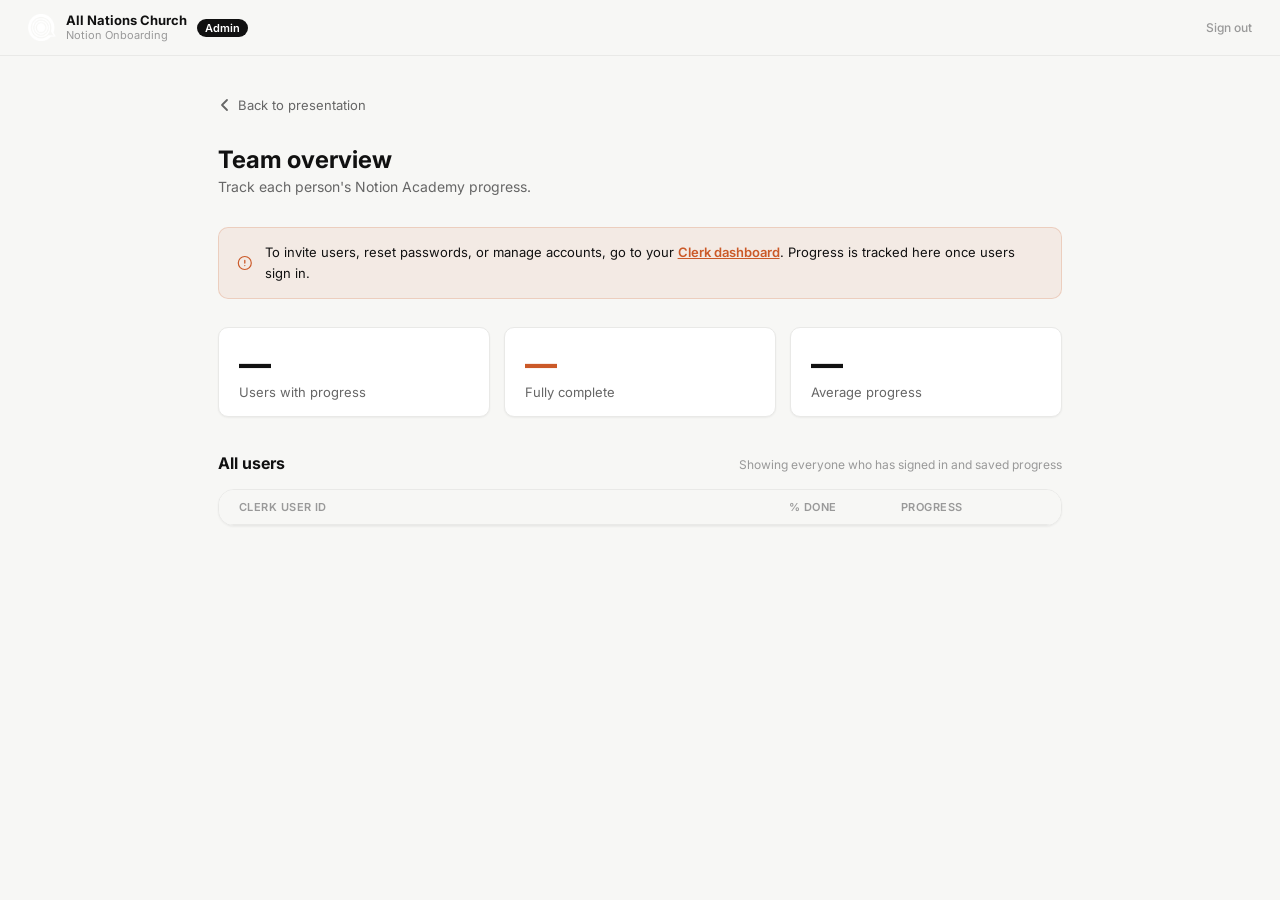
<file: admin.html>
<!DOCTYPE html>
<html lang="en">
<head>
  <meta charset="UTF-8">
  <meta name="viewport" content="width=device-width, initial-scale=1.0">
  <title>Admin — All Nations Notion Onboarding</title>
  <link rel="preconnect" href="https://fonts.googleapis.com">
  <link rel="preconnect" href="https://fonts.gstatic.com" crossorigin>
  <link rel="stylesheet" href="https://fonts.googleapis.com/css2?family=Inter:wght@300;400;500;600;700;800&display=swap">
  <script
    async
    crossorigin="anonymous"
    data-clerk-publishable-key="pk_live_Y2xlcmsubm90aW9ub25ib2FyZGluZy5jYyQ"
    src="https://clerk.notiononboarding.cc/npm/@clerk/clerk-js@5/dist/clerk.browser.js"
    type="text/javascript"
  ></script>
  <style>
    :root {
      --bg:            #F7F7F5;
      --surface:       #FFFFFF;
      --border:        #E9E9E7;
      --border-dark:   #D5D5D3;
      --text-primary:  #111111;
      --text-secondary:#666666;
      --text-muted:    #999999;
      --accent:        #CB5928;
      --accent-hover:  #B34E22;
      --accent-soft:   rgba(203, 89, 40, 0.08);
      --shadow-xs:     0 1px 2px rgba(0,0,0,0.05);
      --shadow-sm:     0 1px 4px rgba(0,0,0,0.07), 0 1px 2px rgba(0,0,0,0.04);
      --radius-sm:     6px;
      --radius-md:     10px;
      --radius-lg:     16px;
      --t-fast:        0.15s cubic-bezier(0.4, 0, 0.2, 1);
    }
    *, *::before, *::after { margin: 0; padding: 0; box-sizing: border-box; }
    html { font-size: 16px; }
    body {
      font-family: 'Inter', system-ui, sans-serif;
      background: var(--bg);
      color: var(--text-primary);
      min-height: 100vh;
      -webkit-font-smoothing: antialiased;
    }

    /* ── Top bar ── */
    .top-bar {
      position: sticky; top: 0; z-index: 100;
      height: 56px;
      display: flex; align-items: center; justify-content: space-between;
      padding: 0 28px;
      background: rgba(247,247,245,0.98);
      border-bottom: 1px solid var(--border);
      backdrop-filter: blur(8px);
    }
    .top-bar-left { display: flex; align-items: center; gap: 10px; }
    .logo-img { width: 28px; height: 28px; border-radius: 5px; object-fit: contain; }
    .brand-label { display: flex; flex-direction: column; line-height: 1.2; }
    .brand-name  { font-size: 13px; font-weight: 700; }
    .brand-sub   { font-size: 11px; color: var(--text-muted); }
    .admin-badge {
      font-size: 11px; font-weight: 600;
      background: var(--text-primary); color: #fff;
      padding: 2px 8px; border-radius: 99px;
    }
    .top-bar-right { display: flex; align-items: center; gap: 16px; }
    .btn-logout {
      font-size: 12px; font-weight: 500;
      color: var(--text-muted); background: none; border: none;
      cursor: pointer; font-family: inherit;
      transition: color var(--t-fast);
    }
    .btn-logout:hover { color: var(--text-primary); }

    /* ── Page ── */
    .page { max-width: 900px; margin: 0 auto; padding: 40px 28px 80px; }
    .page-title { font-size: 24px; font-weight: 700; margin-bottom: 4px; }
    .page-sub   { font-size: 14px; color: var(--text-secondary); margin-bottom: 32px; }

    /* ── Clerk notice ── */
    .clerk-notice {
      background: var(--accent-soft);
      border: 1px solid rgba(203,89,40,0.2);
      border-radius: var(--radius-md);
      padding: 14px 18px;
      font-size: 13px;
      line-height: 1.6;
      margin-bottom: 28px;
      display: flex;
      align-items: center;
      gap: 12px;
    }
    .clerk-notice a {
      color: var(--accent);
      font-weight: 600;
      text-decoration: underline;
    }

    /* ── Summary cards ── */
    .summary-grid {
      display: grid;
      grid-template-columns: repeat(3, 1fr);
      gap: 14px;
      margin-bottom: 36px;
    }
    .stat-card {
      background: var(--surface);
      border: 1px solid var(--border);
      border-radius: var(--radius-md);
      padding: 20px 20px 16px;
      box-shadow: var(--shadow-xs);
    }
    .stat-num   { font-size: 32px; font-weight: 800; line-height: 1; margin-bottom: 4px; }
    .stat-num.accent { color: var(--accent); }
    .stat-label { font-size: 13px; color: var(--text-secondary); }

    /* ── Section header ── */
    .section-header {
      display: flex; align-items: baseline; justify-content: space-between;
      margin-bottom: 16px;
    }
    .section-title { font-size: 16px; font-weight: 700; }
    .section-hint  { font-size: 12px; color: var(--text-muted); }

    /* ── User table ── */
    .user-table {
      background: var(--surface);
      border: 1px solid var(--border);
      border-radius: var(--radius-lg);
      overflow: hidden;
      box-shadow: var(--shadow-xs);
      margin-bottom: 40px;
    }
    .user-row {
      display: grid;
      grid-template-columns: 1fr 100px 140px;
      align-items: center;
      gap: 12px;
      padding: 14px 20px;
      border-bottom: 1px solid var(--border);
      transition: background var(--t-fast);
    }
    .user-row:last-child { border-bottom: none; }
    .user-row.header-row {
      background: var(--bg);
      padding: 10px 20px;
      font-size: 11px;
      font-weight: 600;
      color: var(--text-muted);
      text-transform: uppercase;
      letter-spacing: 0.04em;
    }
    .user-row:not(.header-row):hover { background: #fafafa; }

    .user-id {
      font-size: 12px;
      font-family: monospace;
      color: var(--text-secondary);
      overflow: hidden;
      text-overflow: ellipsis;
      white-space: nowrap;
    }

    /* Progress mini bar */
    .mini-progress { display: flex; flex-direction: column; gap: 4px; }
    .mini-bar-track { height: 6px; background: var(--border); border-radius: 3px; overflow: hidden; }
    .mini-bar-fill  { height: 100%; border-radius: 3px; background: var(--accent); transition: width 0.4s; }
    .mini-pct { font-size: 11px; font-weight: 600; color: var(--text-secondary); }

    /* ── Empty state ── */
    .empty-state {
      padding: 48px 20px;
      text-align: center;
      color: var(--text-muted);
      font-size: 13px;
    }

    /* ── Return link ── */
    .return-link {
      display: inline-flex; align-items: center; gap: 6px;
      font-size: 13px; color: var(--text-secondary);
      text-decoration: none;
      transition: color var(--t-fast);
      margin-bottom: 32px;
    }
    .return-link:hover { color: var(--text-primary); }

    @media (max-width: 700px) {
      .summary-grid { grid-template-columns: 1fr 1fr; }
      .user-row { grid-template-columns: 1fr 120px; }
      .user-row .user-id { display: none; }
      .user-row.header-row { display: none; }
    }
  </style>
</head>
<body>

<!-- ── Top Bar ── -->
<header class="top-bar">
  <div class="top-bar-left">
    <img src="anlogo.png" class="logo-img" alt="All Nations">
    <div class="brand-label">
      <span class="brand-name">All Nations Church</span>
      <span class="brand-sub">Notion Onboarding</span>
    </div>
    <span class="admin-badge">Admin</span>
  </div>
  <div class="top-bar-right">
    <button class="btn-logout" id="logoutBtn">Sign out</button>
  </div>
</header>

<!-- ── Page ── -->
<main class="page">

  <a href="index.html" class="return-link">
    <svg width="14" height="14" viewBox="0 0 14 14" fill="none"><path d="M9 2L4 7l5 5" stroke="currentColor" stroke-width="1.8" stroke-linecap="round" stroke-linejoin="round"/></svg>
    Back to presentation
  </a>

  <div class="page-title">Team overview</div>
  <div class="page-sub">Track each person's Notion Academy progress.</div>

  <!-- Clerk notice -->
  <div class="clerk-notice">
    <svg width="16" height="16" viewBox="0 0 24 24" fill="none" flex-shrink="0"><circle cx="12" cy="12" r="10" stroke="#CB5928" stroke-width="1.8"/><path d="M12 8v4m0 4h.01" stroke="#CB5928" stroke-width="2" stroke-linecap="round"/></svg>
    <span>To invite users, reset passwords, or manage accounts, go to your <a href="https://dashboard.clerk.com" target="_blank" rel="noopener">Clerk dashboard</a>. Progress is tracked here once users sign in.</span>
  </div>

  <!-- Summary cards -->
  <div class="summary-grid">
    <div class="stat-card">
      <div class="stat-num" id="statTotal">—</div>
      <div class="stat-label">Users with progress</div>
    </div>
    <div class="stat-card">
      <div class="stat-num accent" id="statComplete">—</div>
      <div class="stat-label">Fully complete</div>
    </div>
    <div class="stat-card">
      <div class="stat-num" id="statAvgPct">—</div>
      <div class="stat-label">Average progress</div>
    </div>
  </div>

  <!-- Progress table -->
  <div class="section-header">
    <span class="section-title">All users</span>
    <span class="section-hint">Showing everyone who has signed in and saved progress</span>
  </div>

  <div class="user-table">
    <div class="user-row header-row">
      <div>Clerk user ID</div>
      <div>% done</div>
      <div>Progress</div>
    </div>
    <div id="userRows"></div>
  </div>

</main>

<script src="auth.js"></script>
<script>
window.addEventListener('load', async function () {
  // ── Clerk init + auth guard ────────────────────────
  await Clerk.load();
  window.clerk = Clerk;
  const clerk = Clerk;

  if (!clerk.user) { window.location.href = 'login.html'; return; }
  if (clerk.user.publicMetadata?.role !== 'admin') { window.location.href = 'dashboard.html'; return; }

  document.getElementById('logoutBtn').addEventListener('click', async () => {
    await clerk.signOut();
    window.location.href = 'login.html';
  });

  // ── Load and render ────────────────────────────────
  const users = await getAdminUsers();
  const rowsEl = document.getElementById('userRows');

  if (users.length === 0) {
    rowsEl.innerHTML = '<div class="empty-state">No progress recorded yet. Users will appear here once they sign in and start the checklist.</div>';
    document.getElementById('statTotal').textContent    = '0';
    document.getElementById('statComplete').textContent = '0';
    document.getElementById('statAvgPct').textContent   = '—';
    return;
  }

  let completeCount = 0;
  let pctSum = 0;

  for (const u of users) {
    if (u.pct === 100) completeCount++;
    pctSum += u.pct;

    const row = document.createElement('div');
    row.className = 'user-row';
    row.innerHTML = `
      <div class="user-id" title="${u.userId}">${u.userId}</div>
      <div style="font-size:13px;font-weight:700;color:${u.pct === 100 ? '#15803d' : 'var(--text-primary)'}">
        ${u.pct}%
      </div>
      <div class="mini-progress">
        <div class="mini-bar-track">
          <div class="mini-bar-fill" style="width:${u.pct}%"></div>
        </div>
        <span class="mini-pct">${u.done} / ${u.total} completed</span>
      </div>
    `;
    rowsEl.appendChild(row);
  }

  document.getElementById('statTotal').textContent    = users.length;
  document.getElementById('statComplete').textContent = completeCount;
  document.getElementById('statAvgPct').textContent   =
    Math.round(pctSum / users.length) + '%';

});
</script>
</body>
</html>
</file>
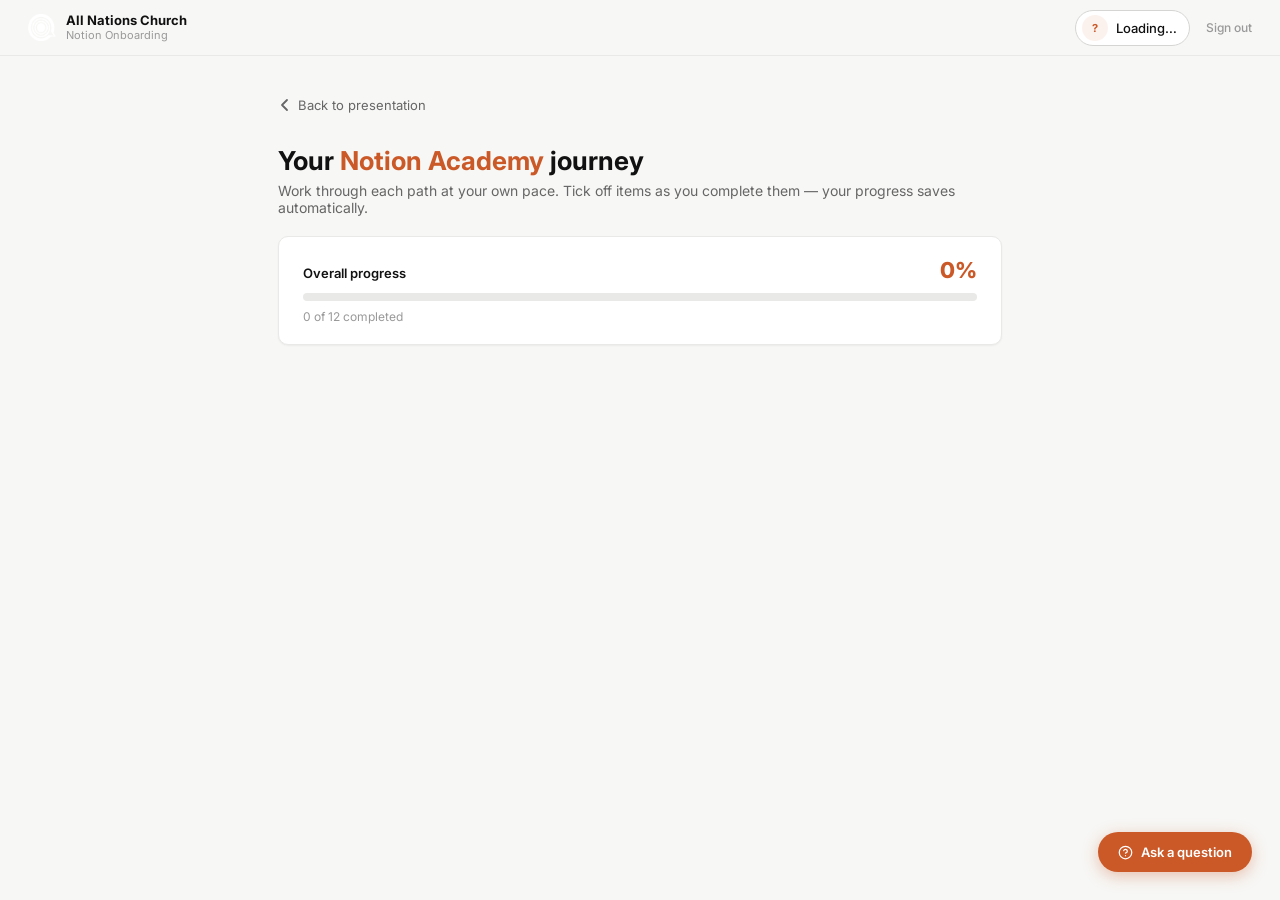
<file: dashboard.html>
<!DOCTYPE html>
<html lang="en">
<head>
  <meta charset="UTF-8">
  <meta name="viewport" content="width=device-width, initial-scale=1.0">
  <title>My Onboarding — All Nations Notion</title>
  <link rel="preconnect" href="https://fonts.googleapis.com">
  <link rel="preconnect" href="https://fonts.gstatic.com" crossorigin>
  <link rel="stylesheet" href="https://fonts.googleapis.com/css2?family=Inter:wght@300;400;500;600;700;800&display=swap">
  <script
    async
    crossorigin="anonymous"
    data-clerk-publishable-key="pk_live_Y2xlcmsubm90aW9ub25ib2FyZGluZy5jYyQ"
    src="https://clerk.notiononboarding.cc/npm/@clerk/clerk-js@5/dist/clerk.browser.js"
    type="text/javascript"
  ></script>
  <style>
    :root {
      --bg:            #F7F7F5;
      --surface:       #FFFFFF;
      --border:        #E9E9E7;
      --border-dark:   #D5D5D3;
      --text-primary:  #111111;
      --text-secondary:#666666;
      --text-muted:    #999999;
      --accent:        #CB5928;
      --accent-hover:  #B34E22;
      --accent-soft:   rgba(203, 89, 40, 0.08);
      --shadow-xs:     0 1px 2px rgba(0,0,0,0.05);
      --shadow-sm:     0 1px 4px rgba(0,0,0,0.07), 0 1px 2px rgba(0,0,0,0.04);
      --shadow-md:     0 4px 16px rgba(0,0,0,0.08), 0 1px 4px rgba(0,0,0,0.04);
      --radius-sm:     6px;
      --radius-md:     10px;
      --radius-lg:     16px;
      --t-fast:        0.15s cubic-bezier(0.4, 0, 0.2, 1);
      --t-base:        0.3s  cubic-bezier(0.4, 0, 0.2, 1);
    }
    *, *::before, *::after { margin: 0; padding: 0; box-sizing: border-box; }
    html { font-size: 16px; }
    body {
      font-family: 'Inter', system-ui, sans-serif;
      background: var(--bg);
      color: var(--text-primary);
      min-height: 100vh;
      -webkit-font-smoothing: antialiased;
    }

    /* ── Top bar ── */
    .top-bar {
      position: sticky;
      top: 0;
      z-index: 100;
      height: 56px;
      display: flex;
      align-items: center;
      justify-content: space-between;
      padding: 0 28px;
      background: rgba(247, 247, 245, 0.98);
      border-bottom: 1px solid var(--border);
      backdrop-filter: blur(8px);
    }
    .top-bar-left { display: flex; align-items: center; gap: 10px; }
    .logo-img { width: 28px; height: 28px; border-radius: 5px; object-fit: contain; }
    .brand-name { font-size: 13px; font-weight: 700; }
    .brand-sub  { font-size: 11px; color: var(--text-muted); }
    .brand-label { display: flex; flex-direction: column; line-height: 1.2; }
    .top-bar-right { display: flex; align-items: center; gap: 16px; }
    .user-pill {
      display: flex;
      align-items: center;
      gap: 8px;
      background: var(--surface);
      border: 1px solid var(--border-dark);
      border-radius: 99px;
      padding: 4px 12px 4px 6px;
      font-size: 13px;
      font-weight: 500;
    }
    .user-avatar {
      width: 26px; height: 26px;
      background: var(--accent-soft);
      border-radius: 50%;
      display: flex; align-items: center; justify-content: center;
      font-size: 11px; font-weight: 700; color: var(--accent);
    }
    .btn-logout {
      font-size: 12px;
      font-weight: 500;
      color: var(--text-muted);
      background: none;
      border: none;
      cursor: pointer;
      padding: 4px 0;
      transition: color var(--t-fast);
      font-family: inherit;
    }
    .btn-logout:hover { color: var(--text-primary); }

    /* ── Page layout ── */
    .page { max-width: 780px; margin: 0 auto; padding: 40px 28px 80px; }

    /* ── Hero ── */
    .hero { margin-bottom: 36px; }
    .hero-greeting {
      font-size: 26px;
      font-weight: 700;
      line-height: 1.2;
      margin-bottom: 6px;
    }
    .hero-greeting em { font-style: normal; color: var(--accent); }
    .hero-sub { font-size: 14px; color: var(--text-secondary); margin-bottom: 20px; }

    /* ── Overall progress bar ── */
    .overall-progress {
      background: var(--surface);
      border: 1px solid var(--border);
      border-radius: var(--radius-md);
      padding: 20px 24px;
      box-shadow: var(--shadow-xs);
    }
    .progress-label-row {
      display: flex;
      justify-content: space-between;
      align-items: baseline;
      margin-bottom: 10px;
    }
    .progress-label { font-size: 13px; font-weight: 600; }
    .progress-pct   { font-size: 22px; font-weight: 800; color: var(--accent); }
    .progress-track {
      height: 8px;
      background: var(--border);
      border-radius: 4px;
      overflow: hidden;
    }
    .progress-fill {
      height: 100%;
      border-radius: 4px;
      background: var(--accent);
      transition: width 0.6s cubic-bezier(0.4, 0, 0.2, 1);
    }
    .progress-sub {
      font-size: 12px;
      color: var(--text-muted);
      margin-top: 8px;
    }

    /* ── Path section ── */
    .path-section { margin-bottom: 28px; }
    .path-header {
      display: flex;
      align-items: center;
      gap: 10px;
      margin-bottom: 14px;
    }
    .path-dot {
      width: 10px; height: 10px;
      border-radius: 50%;
      flex-shrink: 0;
    }
    .path-title { font-size: 16px; font-weight: 700; }
    .path-badge {
      font-size: 11px;
      font-weight: 600;
      padding: 2px 8px;
      border-radius: 99px;
      opacity: 0.85;
    }
    .path-progress-mini {
      margin-left: auto;
      font-size: 12px;
      font-weight: 600;
      color: var(--text-muted);
    }

    /* ── Checklist items ── */
    .checklist { display: flex; flex-direction: column; gap: 10px; }
    .check-item {
      display: flex;
      align-items: flex-start;
      gap: 12px;
      background: var(--surface);
      border: 1.5px solid var(--border);
      border-radius: var(--radius-md);
      padding: 14px 16px;
      cursor: pointer;
      transition: border-color var(--t-fast), box-shadow var(--t-fast), background var(--t-fast);
      user-select: none;
    }
    .check-item:hover { border-color: var(--border-dark); box-shadow: var(--shadow-sm); }
    .check-item.done {
      background: #fafafa;
      border-color: var(--border);
    }
    .check-item.badge-item {
      border-style: dashed;
    }
    .check-box {
      width: 22px; height: 22px;
      border: 2px solid var(--border-dark);
      border-radius: 6px;
      flex-shrink: 0;
      display: flex; align-items: center; justify-content: center;
      transition: background var(--t-fast), border-color var(--t-fast);
      margin-top: 1px;
    }
    .check-item.done .check-box {
      background: var(--accent);
      border-color: var(--accent);
    }
    .check-tick {
      opacity: 0;
      transition: opacity var(--t-fast);
    }
    .check-item.done .check-tick { opacity: 1; }
    .check-content { flex: 1; min-width: 0; }
    .check-label {
      font-size: 14px;
      font-weight: 600;
      color: var(--text-primary);
      margin-bottom: 2px;
      transition: color var(--t-fast);
    }
    .check-item.done .check-label {
      color: var(--text-secondary);
      text-decoration: line-through;
      text-decoration-color: var(--border-dark);
    }
    .check-desc {
      font-size: 12px;
      color: var(--text-muted);
      line-height: 1.5;
    }
    .check-meta {
      display: flex;
      align-items: center;
      gap: 10px;
      margin-top: 6px;
    }
    .check-mins {
      font-size: 11px;
      color: var(--text-muted);
      display: flex; align-items: center; gap: 3px;
    }
    .check-link {
      font-size: 11px;
      font-weight: 600;
      color: var(--accent);
      text-decoration: none;
      display: flex; align-items: center; gap: 3px;
    }
    .check-link:hover { text-decoration: underline; }
    .badge-chip {
      display: inline-flex;
      align-items: center;
      gap: 4px;
      font-size: 11px;
      font-weight: 600;
      padding: 2px 8px;
      border-radius: 99px;
      margin-top: 4px;
    }

    /* ── Congrats banner ── */
    .congrats-banner {
      display: none;
      background: linear-gradient(135deg, #fdf4f0 0%, #fff7f4 100%);
      border: 1px solid rgba(203,89,40,0.2);
      border-radius: var(--radius-lg);
      padding: 28px 28px 24px;
      margin-bottom: 32px;
      text-align: center;
    }
    .congrats-banner.show { display: block; }
    .congrats-emoji { font-size: 36px; margin-bottom: 10px; }
    .congrats-title { font-size: 20px; font-weight: 700; margin-bottom: 6px; }
    .congrats-sub { font-size: 13px; color: var(--text-secondary); }

    /* ── Divider ── */
    .section-divider {
      height: 1px;
      background: var(--border);
      margin: 32px 0;
    }

    /* ── Return link ── */
    .return-link {
      display: inline-flex;
      align-items: center;
      gap: 6px;
      font-size: 13px;
      color: var(--text-secondary);
      text-decoration: none;
      transition: color var(--t-fast);
      margin-bottom: 32px;
    }
    .return-link:hover { color: var(--text-primary); }

    /* ── Help button ── */
    .help-fab {
      position: fixed;
      bottom: 28px;
      right: 28px;
      z-index: 200;
      display: flex;
      align-items: center;
      gap: 8px;
      background: var(--accent);
      color: #fff;
      border: none;
      border-radius: 99px;
      padding: 12px 20px;
      font-family: inherit;
      font-size: 13px;
      font-weight: 600;
      cursor: pointer;
      box-shadow: 0 4px 16px rgba(203,89,40,0.35);
      transition: background var(--t-fast), transform var(--t-fast), box-shadow var(--t-fast);
    }
    .help-fab:hover {
      background: var(--accent-hover);
      transform: translateY(-2px);
      box-shadow: 0 6px 20px rgba(203,89,40,0.4);
    }

    /* ── Help modal ── */
    .modal-overlay {
      display: none;
      position: fixed;
      inset: 0;
      background: rgba(0,0,0,0.4);
      z-index: 300;
      align-items: center;
      justify-content: center;
      padding: 20px;
      backdrop-filter: blur(2px);
    }
    .modal-overlay.show { display: flex; }
    .modal {
      background: var(--surface);
      border-radius: var(--radius-lg);
      box-shadow: 0 20px 60px rgba(0,0,0,0.15);
      padding: 32px;
      width: 100%;
      max-width: 460px;
    }
    .modal-title { font-size: 18px; font-weight: 700; margin-bottom: 6px; }
    .modal-sub   { font-size: 13px; color: var(--text-secondary); margin-bottom: 24px; line-height: 1.5; }
    .modal label { display: block; font-size: 13px; font-weight: 500; margin-bottom: 6px; }
    .modal textarea {
      width: 100%;
      min-height: 120px;
      padding: 10px 12px;
      font-family: inherit;
      font-size: 14px;
      color: var(--text-primary);
      background: var(--bg);
      border: 1.5px solid var(--border-dark);
      border-radius: var(--radius-sm);
      outline: none;
      resize: vertical;
      transition: border-color var(--t-fast), box-shadow var(--t-fast);
      margin-bottom: 16px;
    }
    .modal textarea:focus {
      border-color: var(--accent);
      box-shadow: 0 0 0 3px rgba(203,89,40,0.12);
    }
    .modal-btns  { display: flex; gap: 10px; justify-content: flex-end; }
    .btn-cancel  {
      padding: 10px 18px; border-radius: var(--radius-sm);
      font-family: inherit; font-size: 13px; font-weight: 500;
      background: var(--bg); color: var(--text-secondary);
      border: 1.5px solid var(--border-dark); cursor: pointer;
      transition: background var(--t-fast);
    }
    .btn-cancel:hover { background: var(--border); }
    .btn-send {
      padding: 10px 20px; border-radius: var(--radius-sm);
      font-family: inherit; font-size: 13px; font-weight: 600;
      background: var(--accent); color: #fff;
      border: none; cursor: pointer;
      transition: background var(--t-fast);
    }
    .btn-send:hover    { background: var(--accent-hover); }
    .btn-send:disabled { opacity: 0.6; cursor: not-allowed; }
    .modal-alert {
      padding: 10px 14px;
      border-radius: var(--radius-sm);
      font-size: 13px;
      margin-bottom: 16px;
      display: none;
    }
    .modal-alert.show { display: block; }
    .alert-error   { background: #fef2f2; color: #b91c1c; border: 1px solid #fecaca; }
    .alert-success { background: #f0fdf4; color: #15803d; border: 1px solid #bbf7d0; }
  </style>
</head>
<body>

<!-- ── Top Bar ── -->
<header class="top-bar">
  <div class="top-bar-left">
    <img src="anlogo.png" class="logo-img" alt="All Nations">
    <div class="brand-label">
      <span class="brand-name">All Nations Church</span>
      <span class="brand-sub">Notion Onboarding</span>
    </div>
  </div>
  <div class="top-bar-right">
    <div class="user-pill">
      <div class="user-avatar" id="userAvatar">?</div>
      <span id="userDisplayName">Loading…</span>
    </div>
    <button class="btn-logout" id="logoutBtn">Sign out</button>
  </div>
</header>

<!-- ── Page ── -->
<main class="page">

  <a href="index.html" class="return-link">
    <svg width="14" height="14" viewBox="0 0 14 14" fill="none"><path d="M9 2L4 7l5 5" stroke="currentColor" stroke-width="1.8" stroke-linecap="round" stroke-linejoin="round"/></svg>
    Back to presentation
  </a>

  <!-- Hero -->
  <div class="hero">
    <div class="hero-greeting">Your <em>Notion Academy</em> journey</div>
    <div class="hero-sub">Work through each path at your own pace. Tick off items as you complete them — your progress saves automatically.</div>

    <!-- Overall progress -->
    <div class="overall-progress">
      <div class="progress-label-row">
        <span class="progress-label">Overall progress</span>
        <span class="progress-pct" id="overallPct">0%</span>
      </div>
      <div class="progress-track">
        <div class="progress-fill" id="overallFill" style="width:0%"></div>
      </div>
      <div class="progress-sub" id="overallSub">0 of 12 completed</div>
    </div>
  </div>

  <!-- Congrats banner (shown when 100% complete) -->
  <div class="congrats-banner" id="congratsBanner">
    <div class="congrats-emoji">🎉</div>
    <div class="congrats-title">You've completed all three paths!</div>
    <div class="congrats-sub">Well done — you're officially a Notion expert. Let your admin know you're done.</div>
  </div>

  <!-- Checklist will be injected here by JS -->
  <div id="checklistRoot"></div>

</main>

<!-- ── Help button ── -->
<button class="help-fab" id="helpFab">
  <svg width="15" height="15" viewBox="0 0 24 24" fill="none">
    <path d="M12 22c5.523 0 10-4.477 10-10S17.523 2 12 2 2 6.477 2 12s4.477 10 10 10z" stroke="currentColor" stroke-width="2"/>
    <path d="M9.09 9a3 3 0 0 1 5.83 1c0 2-3 3-3 3" stroke="currentColor" stroke-width="2" stroke-linecap="round"/>
    <circle cx="12" cy="17" r="1" fill="currentColor"/>
  </svg>
  Ask a question
</button>

<!-- ── Help modal ── -->
<div class="modal-overlay" id="helpModal">
  <div class="modal">
    <div class="modal-title">Ask a question</div>
    <div class="modal-sub">Stuck on something? Send a message and Endo will get back to you.</div>
    <div class="modal-alert alert-error"   id="helpError"></div>
    <div class="modal-alert alert-success" id="helpSuccess"></div>
    <label for="helpMessage">Your message</label>
    <textarea id="helpMessage" placeholder="Describe what you're stuck on or what you'd like help with…"></textarea>
    <div class="modal-btns">
      <button class="btn-cancel" id="helpCancel">Cancel</button>
      <button class="btn-send"   id="helpSend">Send message</button>
    </div>
  </div>
</div>

<script src="auth.js"></script>
<script>
window.addEventListener('load', async function () {
  // ── Clerk init + auth guard ────────────────────────
  await Clerk.load();
  window.clerk = Clerk;
  const clerk = Clerk;

  if (!clerk.user) { window.location.href = 'login.html'; return; }
  if (clerk.user.publicMetadata?.role === 'admin') { window.location.href = 'admin.html'; return; }

  const userId      = clerk.user.id;
  const displayName = clerk.user.fullName || clerk.user.primaryEmailAddress?.emailAddress || 'You';

  // ── Set up header ──────────────────────────────────
  document.getElementById('userDisplayName').textContent = displayName;
  const initials = displayName.split(' ').map(w => w[0]).join('').slice(0, 2).toUpperCase();
  document.getElementById('userAvatar').textContent = initials;
  document.title = `${displayName} — Notion Onboarding`;

  document.getElementById('logoutBtn').addEventListener('click', async () => {
    await clerk.signOut();
    window.location.href = 'login.html';
  });

  // ── Load & render checklist ────────────────────────
  let progress = await getProgress(userId);

  renderAll();

  function renderAll() {
    const root = document.getElementById('checklistRoot');
    root.innerHTML = '';

    let totalDone = 0, totalItems = 0;

    for (const [pathKey, path] of Object.entries(CHECKLIST)) {
      const pathDone  = path.items.filter(i => progress[pathKey]?.[i.id]).length;
      const pathTotal = path.items.length;
      totalDone  += pathDone;
      totalItems += pathTotal;

      const section = document.createElement('div');
      section.className = 'path-section';

      const header = document.createElement('div');
      header.className = 'path-header';
      header.innerHTML = `
        <div class="path-dot" style="background:${path.color}"></div>
        <span class="path-title">${path.label}</span>
        <span class="path-badge" style="background:${path.color}22;color:${path.color}">${path.badge}</span>
        <span class="path-progress-mini">${pathDone}/${pathTotal}</span>
      `;
      section.appendChild(header);

      const list = document.createElement('div');
      list.className = 'checklist';

      for (const item of path.items) {
        const checked = progress[pathKey]?.[item.id] || false;
        const div = document.createElement('div');
        div.className = `check-item${checked ? ' done' : ''}${item.isBadge ? ' badge-item' : ''}`;
        div.innerHTML = `
          <div class="check-box">
            <svg class="check-tick" width="12" height="12" viewBox="0 0 12 12" fill="none">
              <path d="M2 6l3 3 5-5" stroke="white" stroke-width="2" stroke-linecap="round" stroke-linejoin="round"/>
            </svg>
          </div>
          <div class="check-content">
            <div class="check-label">${item.label}</div>
            <div class="check-desc">${item.desc}</div>
            <div class="check-meta">
              ${item.mins ? `<span class="check-mins">
                <svg width="11" height="11" viewBox="0 0 24 24" fill="none"><circle cx="12" cy="12" r="9" stroke="currentColor" stroke-width="1.8"/><path d="M12 7v5l3 3" stroke="currentColor" stroke-width="1.8" stroke-linecap="round"/></svg>
                ${item.mins} min
              </span>` : ''}
              ${item.isBadge ? `<span class="badge-chip" style="background:${path.color}18;color:${path.color}">
                <svg width="10" height="10" viewBox="0 0 24 24" fill="none"><circle cx="12" cy="8" r="5" stroke="currentColor" stroke-width="2"/><path d="M8.21 13.89L7 23l5-3 5 3-1.21-9.12" stroke="currentColor" stroke-width="2"/></svg>
                Badge
              </span>` : ''}
              <a class="check-link" href="${item.url}" target="_blank" rel="noopener" onclick="event.stopPropagation()">
                Open lesson ↗
              </a>
            </div>
          </div>
        `;

        div.addEventListener('click', () => {
          progress[pathKey][item.id] = !progress[pathKey][item.id];
          saveProgress(userId, progress);
          renderAll();
        });

        list.appendChild(div);
      }

      section.appendChild(list);
      root.appendChild(section);
      if (pathKey !== 'advanced') {
        const divider = document.createElement('div');
        divider.className = 'section-divider';
        root.appendChild(divider);
      }
    }

    const pct = totalItems ? Math.round((totalDone / totalItems) * 100) : 0;
    document.getElementById('overallPct').textContent  = pct + '%';
    document.getElementById('overallFill').style.width = pct + '%';
    document.getElementById('overallSub').textContent  = `${totalDone} of ${totalItems} completed`;
    document.getElementById('congratsBanner').classList.toggle('show', pct === 100);
  }

  // ── Help modal ─────────────────────────────────────
  // EmailJS removed — opens the user's email client with message pre-filled.
  const helpModal   = document.getElementById('helpModal');
  const helpMessage = document.getElementById('helpMessage');
  const helpError   = document.getElementById('helpError');

  document.getElementById('helpFab').addEventListener('click', () => {
    helpMessage.value = '';
    helpError.classList.remove('show');
    document.getElementById('helpSend').textContent = 'Open email';
    helpModal.classList.add('show');
    setTimeout(() => helpMessage.focus(), 50);
  });

  document.getElementById('helpCancel').addEventListener('click', () => helpModal.classList.remove('show'));
  helpModal.addEventListener('click', e => { if (e.target === helpModal) helpModal.classList.remove('show'); });

  document.getElementById('helpSend').addEventListener('click', () => {
    const msg = helpMessage.value.trim();
    if (!msg) {
      helpError.textContent = 'Please write a message first.';
      helpError.classList.add('show');
      return;
    }
    const subject = encodeURIComponent(`Notion Onboarding — question from ${displayName}`);
    const body    = encodeURIComponent(msg);
    window.open(`mailto:${HELP_EMAIL}?subject=${subject}&body=${body}`);
    helpModal.classList.remove('show');
  });

});
</script>
</body>
</html>
</file>
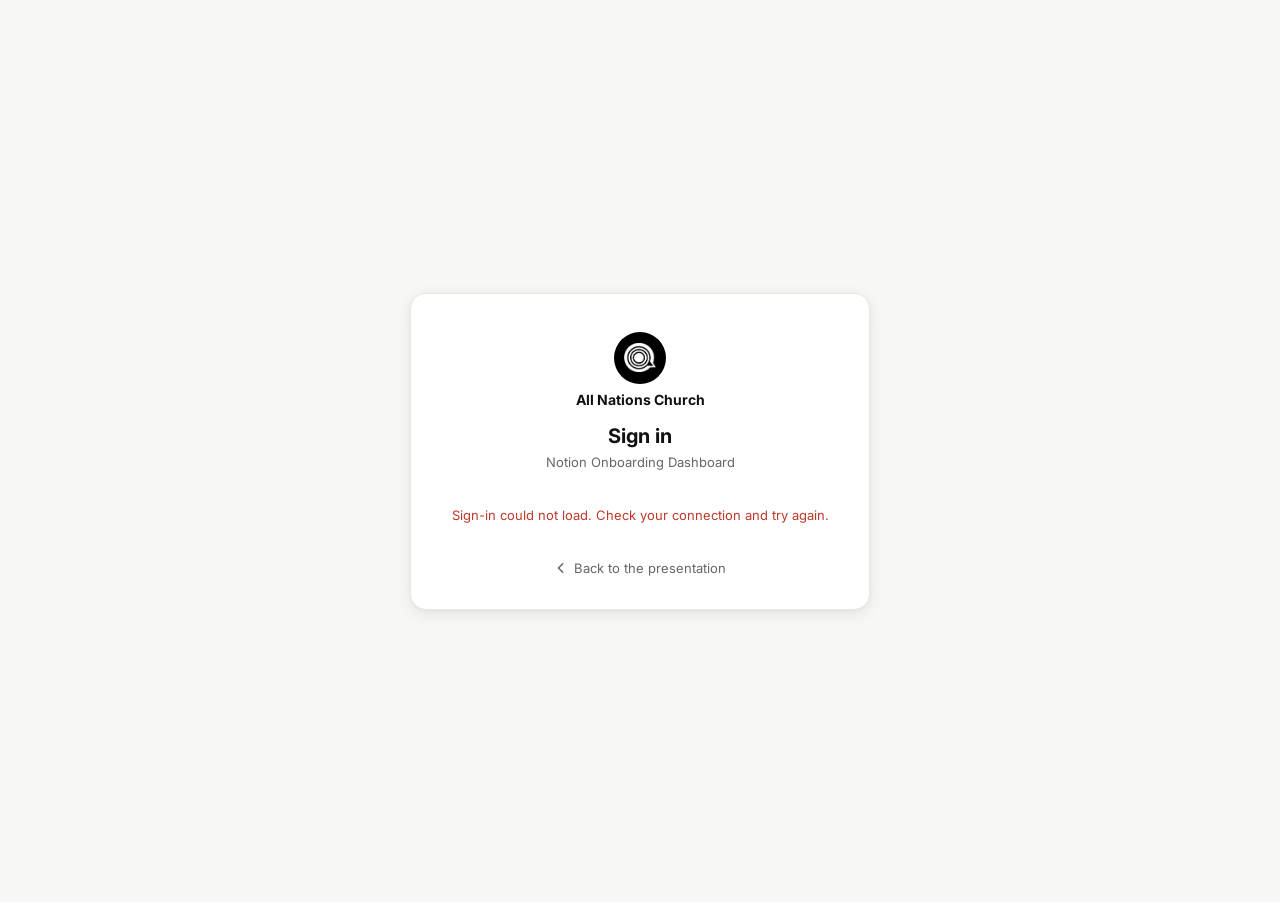
<file: login.html>
<!DOCTYPE html>
<html lang="en">
<head>
  <meta charset="UTF-8">
  <meta name="viewport" content="width=device-width, initial-scale=1.0">
  <title>Sign In — All Nations Notion Onboarding</title>
  <link rel="preconnect" href="https://fonts.googleapis.com">
  <link rel="preconnect" href="https://fonts.gstatic.com" crossorigin>
  <link rel="stylesheet" href="https://fonts.googleapis.com/css2?family=Inter:wght@300;400;500;600;700;800&display=swap">
  <script
    async
    crossorigin="anonymous"
    data-clerk-publishable-key="pk_live_Y2xlcmsubm90aW9ub25ib2FyZGluZy5jYyQ"
    src="https://clerk.notiononboarding.cc/npm/@clerk/clerk-js@5/dist/clerk.browser.js"
    type="text/javascript"
  ></script>
  <style>
    :root {
      --bg:           #F7F7F5;
      --surface:      #FFFFFF;
      --border:       #E9E9E7;
      --text-primary: #111111;
      --text-secondary:#666666;
      --text-muted:   #999999;
      --accent:       #CB5928;
      --shadow-md:    0 4px 16px rgba(0,0,0,0.08), 0 1px 4px rgba(0,0,0,0.04);
      --radius-lg:    16px;
      --t-fast:       0.15s cubic-bezier(0.4, 0, 0.2, 1);
    }
    *, *::before, *::after { margin: 0; padding: 1px; box-sizing: border-box; }
    body {
      font-family: 'Inter', system-ui, sans-serif;
      background: var(--bg);
      color: var(--text-primary);
      min-height: 100vh;
      display: flex;
      flex-direction: column;
      align-items: center;
      justify-content: center;
      padding: 24px;
      -webkit-font-smoothing: antialiased;
    }

    .card {
      background: var(--surface);
      border: 1px solid var(--border);
      border-radius: var(--radius-lg);
      box-shadow: var(--shadow-md);
      padding: 36px 24px 32px;
      width: 100%;
      max-width: 460px;
      overflow: hidden;
    }

    .card-header {
      display: flex;
      flex-direction: column;
      align-items: center;
      gap: 0;
      margin-bottom: 16px;
      text-align: center;
    }
    .logo-wrap {
      display: flex;
      flex-direction: column;
      align-items: center;
      gap: 6px;
    }
    .logo-circle {
      width: 52px;
      height: 52px;
      border-radius: 50%;
      background: #000;
      display: flex;
      align-items: center;
      justify-content: center;
      overflow: hidden;
    }
    .logo-img {
      width: 34px;
      height: 34px;
      object-fit: contain;
      display: block;
    }
    .logo-text {
      font-size: 14px;
      font-weight: 700;
      color: var(--text-primary);
    }
    .card-title-group { margin-top: 12px; text-align: center; }
    .card-title    { font-size: 20px; font-weight: 700; line-height: 1.2; }
    .card-subtitle { font-size: 13px; color: var(--text-secondary); margin-top: 4px; }

    /* Strip Clerk's outer card and force all internals to be fluid */
    #sign-in,
    #sign-in .cl-rootBox,
    #sign-in .cl-cardBox,
    #sign-in .cl-card,
    #sign-in .cl-main,
    #sign-in .cl-form,
    #sign-in .cl-formFieldRow,
    #sign-in .cl-formField,
    #sign-in .cl-footer,
    #sign-in .cl-footerAction {
      width: 100% !important;
      max-width: 100% !important;
      min-width: 0 !important;
      box-sizing: border-box !important;
    }
    #sign-in .cl-card,
    #sign-in .cl-cardBox {
      box-shadow: none !important;
      border: none !important;
      padding: 0 !important;
      background: transparent !important;
    }

    .back-link {
      display: flex;
      align-items: center;
      gap: 6px;
      font-size: 13px;
      color: var(--text-secondary);
      margin-top: 20px;
      text-decoration: none;
      transition: color var(--t-fast);
      justify-content: center;
    }
    .back-link:hover { color: var(--text-primary); }

    .loading {
      text-align: center;
      padding: 32px 0;
      font-size: 13px;
      color: var(--text-muted);
    }
  </style>
</head>
<body>

<div class="card">
  <div class="card-header">
    <div class="logo-wrap">
      <div class="logo-circle">
        <img src="anlogo.png" class="logo-img" alt="All Nations">
      </div>
      <span class="logo-text">All Nations Church</span>
    </div>
    <div class="card-title-group">
      <div class="card-title">Sign in</div>
      <div class="card-subtitle">Notion Onboarding Dashboard</div>
    </div>
  </div>

  <div id="sign-in"><div class="loading">Loading…</div></div>
  <div id="clerk-error" style="display:none; text-align:center; padding:16px 0; font-size:13px; color:#c0392b;"></div>

  <a href="index.html" class="back-link">
    <svg width="14" height="14" viewBox="0 0 14 14" fill="none"><path d="M9 2L4 7l5 5" stroke="currentColor" stroke-width="1.8" stroke-linecap="round" stroke-linejoin="round"/></svg>
    Back to the presentation
  </a>
</div>

<script src="auth.js"></script>
<script>
function showError(msg) {
  const el = document.getElementById('clerk-error');
  el.textContent = msg;
  el.style.display = 'block';
  document.getElementById('sign-in').innerHTML = '';
}

function redirectAfterLogin() {
  const role = window.Clerk?.user?.publicMetadata?.role;
  window.location.href = role === 'admin' ? 'admin.html' : 'dashboard.html';
}

window.addEventListener('load', async function () {
  try {
    if (typeof Clerk === 'undefined') {
      showError('Sign-in could not load. Check your connection and try again.');
      return;
    }

    await Clerk.load();
    window.clerk = Clerk;

    if (Clerk.user) {
      redirectAfterLogin();
      return;
    }

    const signInContainer = document.getElementById('sign-in');
    signInContainer.innerHTML = '';
    Clerk.mountSignIn(signInContainer, {
      forceRedirectUrl: window.location.href,
      appearance: {
        variables: {
          colorPrimary:    '#CB5928',
          colorBackground: '#FFFFFF',
          colorText:       '#111111',
          borderRadius:    '8px',
          fontFamily:      'Inter, system-ui, sans-serif',
          fontSize:        '14px',
        },
        elements: {
          headerTitle:    { display: 'none' },
          headerSubtitle: { display: 'none' },
          rootBox:        { width: '100%', minWidth: '0', maxWidth: '100%' },
          cardBox:        { width: '100%', minWidth: '0' },
        },
      }
    });

    Clerk.addListener(({ user }) => {
      if (user) redirectAfterLogin();
    });

  } catch (err) {
    console.error('Clerk init error:', err);
    showError('Sign-in failed to load: ' + (err?.message || err));
  }
});
</script>

</body>
</html>
</file>
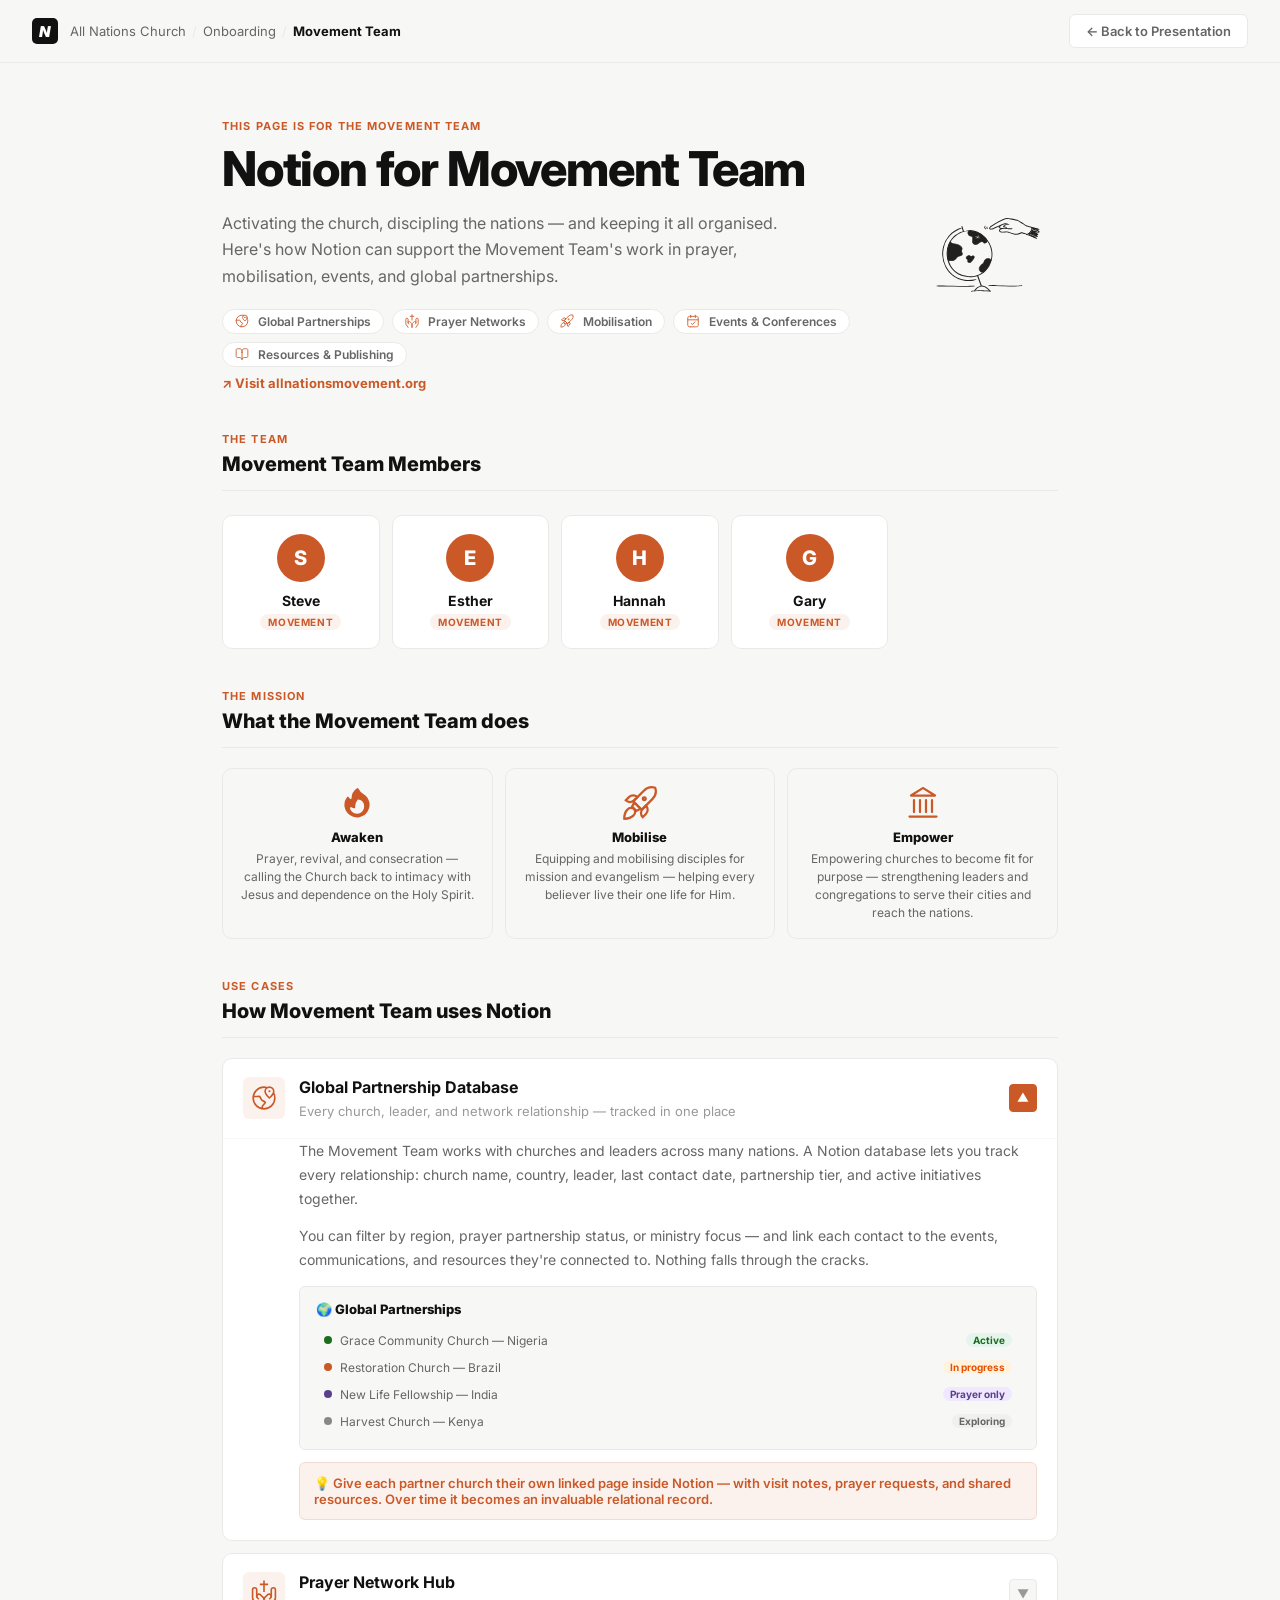
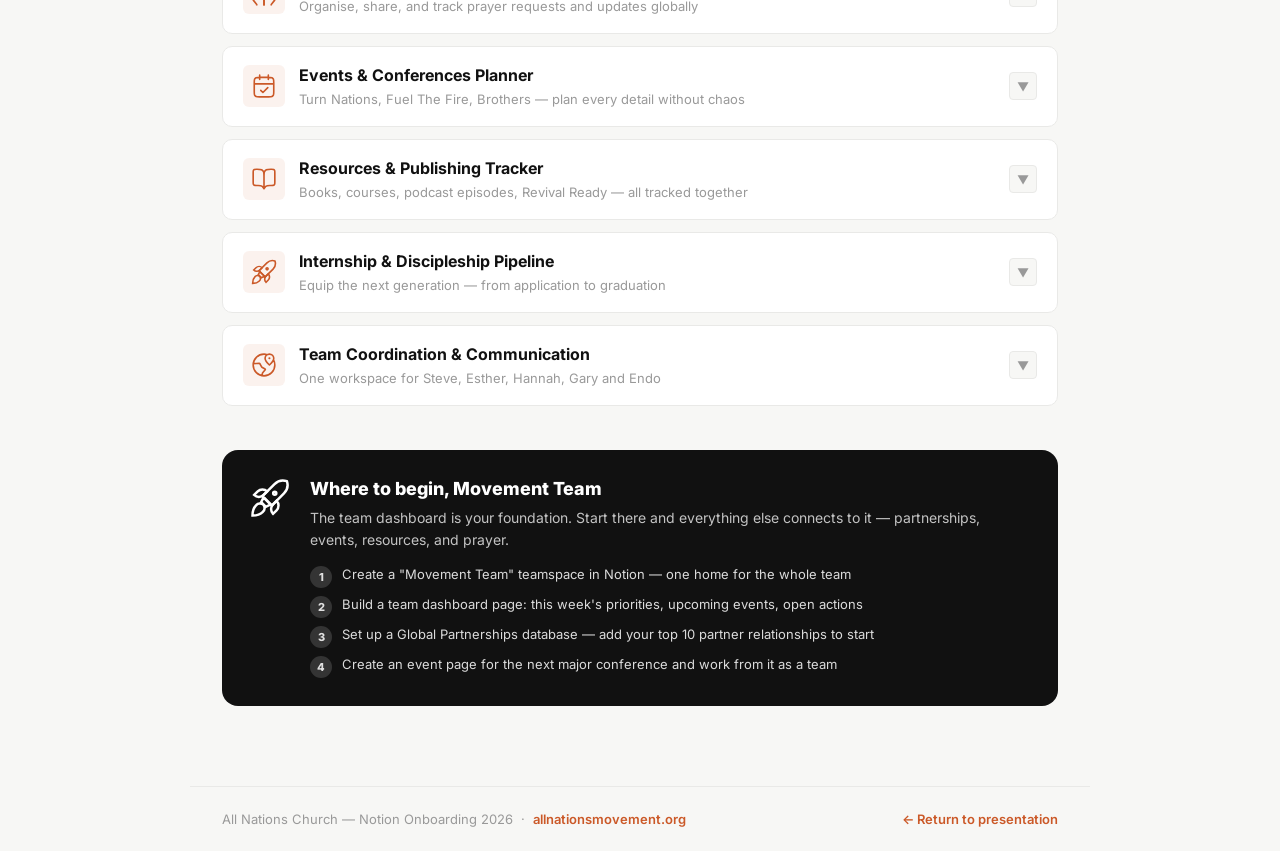
<file: departments/movement.html>
<!DOCTYPE html>
<html lang="en">
<head>
  <meta charset="UTF-8">
  <meta name="viewport" content="width=device-width, initial-scale=1.0">
  <title>Movement Team — Notion Use Cases | All Nations</title>
  <link rel="stylesheet" href="dept-styles.css">
  <style>
    /* Movement Team extra styles */
    .team-members {
      display: grid;
      grid-template-columns: repeat(auto-fill, minmax(140px, 1fr));
      gap: 12px;
      margin: 24px 0 8px;
    }
    .member-card {
      background: var(--surface);
      border: 1px solid var(--border);
      border-radius: var(--radius-md);
      padding: 18px 14px;
      text-align: center;
      transition: box-shadow var(--t);
    }
    .member-card:hover { box-shadow: var(--shadow-sm); }
    .member-avatar {
      width: 48px; height: 48px;
      border-radius: 50%;
      background: var(--accent);
      color: white;
      font-size: 20px;
      font-weight: 800;
      display: flex;
      align-items: center;
      justify-content: center;
      margin: 0 auto 10px;
    }
    .member-name {
      font-size: 14px;
      font-weight: 700;
      color: var(--text-primary);
    }
    .member-tag {
      display: inline-block;
      margin-top: 5px;
      font-size: 10px;
      font-weight: 700;
      letter-spacing: 0.06em;
      text-transform: uppercase;
      color: var(--accent);
      background: var(--accent-soft);
      padding: 2px 8px;
      border-radius: 100px;
    }
    .mission-pillars {
      display: grid;
      grid-template-columns: repeat(3, 1fr);
      gap: 12px;
      margin: 16px 0;
    }
    .pillar-card {
      background: var(--bg);
      border: 1px solid var(--border);
      border-radius: var(--radius-md);
      padding: 16px;
      text-align: center;
    }
    .pillar-icon { font-size: 28px; margin-bottom: 8px; }
    .pillar-title { font-size: 13px; font-weight: 800; color: var(--text-primary); margin-bottom: 5px; }
    .pillar-desc { font-size: 12px; color: var(--text-secondary); line-height: 1.5; }
    .external-link {
      display: inline-flex;
      align-items: center;
      gap: 6px;
      color: var(--accent);
      font-weight: 700;
      font-size: 13px;
      text-decoration: none;
      margin-top: 8px;
    }
    .external-link:hover { text-decoration: underline; }
    @media (max-width: 600px) {
      .mission-pillars { grid-template-columns: 1fr; }
      .team-members { grid-template-columns: repeat(3, 1fr); }
    }
  </style>
</head>
<body>

<header class="dept-header">
  <div class="header-left">
    <div class="n-logo">N</div>
    <div class="header-breadcrumb">All Nations Church <span class="bc-sep">/</span> Onboarding <span class="bc-sep">/</span> <span class="bc-current">Movement Team</span></div>
  </div>
  <a class="back-btn" href="../index.html">← Back to Presentation</a>
</header>

<div class="dept-hero fade-in">
  <div>
    <span class="hero-eyebrow">This page is for the Movement Team</span>
    <h1 class="hero-title">Notion for Movement Team</h1>
    <p class="hero-desc">Activating the church, discipling the nations — and keeping it all organised. Here's how Notion can support the Movement Team's work in prayer, mobilisation, events, and global partnerships.</p>
    <div class="hero-tags">
      <span class="hero-tag"><img src="icons/globe-05.svg" style="width:14px;height:14px;vertical-align:middle;margin-right:4px;" loading="lazy" decoding="async"> Global Partnerships</span>
      <span class="hero-tag"><img src="icons/prayer.svg" style="width:14px;height:14px;vertical-align:middle;margin-right:4px;" loading="lazy" decoding="async"> Prayer Networks</span>
      <span class="hero-tag"><img src="icons/launch-rocket.svg" style="width:14px;height:14px;vertical-align:middle;margin-right:4px;" loading="lazy" decoding="async"> Mobilisation</span>
      <span class="hero-tag"><img src="icons/calendar-check-01.svg" style="width:14px;height:14px;vertical-align:middle;margin-right:4px;" loading="lazy" decoding="async"> Events & Conferences</span>
      <span class="hero-tag"><img src="icons/book-open-01.svg" style="width:14px;height:14px;vertical-align:middle;margin-right:4px;" loading="lazy" decoding="async"> Resources & Publishing</span>
    </div>
    <a class="external-link" href="https://www.allnationsmovement.org" target="_blank">
      ↗ Visit allnationsmovement.org
    </a>
  </div>
  <img class="dept-hero-img" src="icons/movement.svg" alt="Movement Team">
</div>

<div class="dept-content fade-in-2">

  <!-- Team Members -->
  <div class="section-header">
    <div>
      <span class="section-eyebrow">The team</span>
      <h2>Movement Team Members</h2>
    </div>
  </div>

  <div class="team-members">
    <div class="member-card">
      <div class="member-avatar">S</div>
      <div class="member-name">Steve</div>
      <span class="member-tag">Movement</span>
    </div>
    <div class="member-card">
      <div class="member-avatar">E</div>
      <div class="member-name">Esther</div>
      <span class="member-tag">Movement</span>
    </div>
    <div class="member-card">
      <div class="member-avatar">H</div>
      <div class="member-name">Hannah</div>
      <span class="member-tag">Movement</span>
    </div>
    <div class="member-card">
      <div class="member-avatar">G</div>
      <div class="member-name">Gary</div>
      <span class="member-tag">Movement</span>
    </div>
  </div>

  <!-- Mission Pillars -->
  <div class="section-header" style="margin-top:40px;">
    <div>
      <span class="section-eyebrow">The mission</span>
      <h2>What the Movement Team does</h2>
    </div>
  </div>

  <div class="mission-pillars">
    <div class="pillar-card">
      <div class="pillar-icon"><img src="icons/fire.svg" style="width:36px;height:36px;display:block;margin:0 auto;" loading="lazy" decoding="async"></div>
      <div class="pillar-title">Awaken</div>
      <div class="pillar-desc">Prayer, revival, and consecration — calling the Church back to intimacy with Jesus and dependence on the Holy Spirit.</div>
    </div>
    <div class="pillar-card">
      <div class="pillar-icon"><img src="icons/launch-rocket.svg" style="width:36px;height:36px;display:block;margin:0 auto;" loading="lazy" decoding="async"></div>
      <div class="pillar-title">Mobilise</div>
      <div class="pillar-desc">Equipping and mobilising disciples for mission and evangelism — helping every believer live their one life for Him.</div>
    </div>
    <div class="pillar-card">
      <div class="pillar-icon"><img src="icons/building-08.svg" style="width:36px;height:36px;display:block;margin:0 auto;" loading="lazy" decoding="async"></div>
      <div class="pillar-title">Empower</div>
      <div class="pillar-desc">Empowering churches to become fit for purpose — strengthening leaders and congregations to serve their cities and reach the nations.</div>
    </div>
  </div>

  <!-- Use Cases -->
  <div class="section-header" style="margin-top:40px;">
    <div>
      <span class="section-eyebrow">Use cases</span>
      <h2>How Movement Team uses Notion</h2>
    </div>
  </div>

  <div class="use-cases">

    <div class="uc-card open">
      <div class="uc-header">
        <div class="uc-icon"><img src="icons/globe-05.svg" style="width:26px;height:26px;" loading="lazy" decoding="async"></div>
        <div class="uc-header-text">
          <h3>Global Partnership Database</h3>
          <span class="uc-tagline">Every church, leader, and network relationship — tracked in one place</span>
        </div>
        <div class="uc-toggle">▼</div>
      </div>
      <div class="uc-body">
        <p>The Movement Team works with churches and leaders across many nations. A Notion database lets you track every relationship: church name, country, leader, last contact date, partnership tier, and active initiatives together.</p>
        <p>You can filter by region, prayer partnership status, or ministry focus — and link each contact to the events, communications, and resources they're connected to. Nothing falls through the cracks.</p>
        <div class="notion-mock">
          <div class="mock-title">🌍 Global Partnerships</div>
          <div class="mock-row"><span class="mr-dot" style="background:#1A6E1E"></span> Grace Community Church — Nigeria <span class="mr-badge green">Active</span></div>
          <div class="mock-row"><span class="mr-dot" style="background:#CB5928"></span> Restoration Church — Brazil <span class="mr-badge orange">In progress</span></div>
          <div class="mock-row"><span class="mr-dot" style="background:#5B3F8A"></span> New Life Fellowship — India <span class="mr-badge purple">Prayer only</span></div>
          <div class="mock-row"><span class="mr-dot" style="background:#888"></span> Harvest Church — Kenya <span class="mr-badge grey">Exploring</span></div>
        </div>
        <div class="tip-box">💡 Give each partner church their own linked page inside Notion — with visit notes, prayer requests, and shared resources. Over time it becomes an invaluable relational record.</div>
      </div>
    </div>

    <div class="uc-card">
      <div class="uc-header">
        <div class="uc-icon"><img src="icons/prayer.svg" style="width:26px;height:26px;" loading="lazy" decoding="async"></div>
        <div class="uc-header-text">
          <h3>Prayer Network Hub</h3>
          <span class="uc-tagline">Organise, share, and track prayer requests and updates globally</span>
        </div>
        <div class="uc-toggle">▼</div>
      </div>
      <div class="uc-body">
        <p>Prayer is central to the Movement's DNA. Notion can serve as the hub for your global prayer network — a live database of requests, updates, and praise reports. Tag each entry by region, topic (revival, mission, leadership), and urgency.</p>
        <p>Use a Gallery view to make it visual and engaging. Use a filtered view to surface what needs immediate prayer this week. Share specific filtered views with partner churches so they see only what's relevant to them.</p>
        <div class="notion-mock">
          <div class="mock-title">🙏 Global Prayer Hub</div>
          <div class="mock-row"><span class="mr-dot" style="background:#CB5928"></span> Revival breakthrough — South Asia <span class="mr-badge orange">Urgent</span></div>
          <div class="mock-row"><span class="mr-dot" style="background:#1A6E1E"></span> Church planting — West Africa <span class="mr-badge green">Active</span></div>
          <div class="mock-row"><span class="mr-dot" style="background:#5B3F8A"></span> Turn Nations conference prep <span class="mr-badge purple">Upcoming</span></div>
          <div class="mock-row"><span class="mr-dot" style="background:#0A4A8A"></span> Answered prayer — New leaders raised <span class="mr-badge blue">Praise!</span></div>
        </div>
        <div class="tip-box">💡 Create a public or restricted Notion page that partner churches can subscribe to — so your global prayer community is always informed and praying in unity.</div>
      </div>
    </div>

    <div class="uc-card">
      <div class="uc-header">
        <div class="uc-icon"><img src="icons/calendar-check-01.svg" style="width:26px;height:26px;" loading="lazy" decoding="async"></div>
        <div class="uc-header-text">
          <h3>Events & Conferences Planner</h3>
          <span class="uc-tagline">Turn Nations, Fuel The Fire, Brothers — plan every detail without chaos</span>
        </div>
        <div class="uc-toggle">▼</div>
      </div>
      <div class="uc-body">
        <p>The Movement Team runs major conferences and gatherings throughout the year. Each event gets its own Notion page — a complete project hub with speakers, logistics, registrations, comms plan, venue notes, and post-event review.</p>
        <p>Use a master events database to see all upcoming gatherings at a glance. Switch to Calendar view to spot scheduling conflicts. Link each event to your partnership database to see which global contacts are involved.</p>
        <div class="notion-mock">
          <div class="mock-title">📅 Movement Events 2026</div>
          <div class="mock-row"><span class="mr-dot" style="background:#CB5928"></span> Turn Nations — September 2026 <span class="mr-badge orange">Planning</span></div>
          <div class="mock-row"><span class="mr-dot" style="background:#5B3F8A"></span> Fuel The Fire — November 2026 <span class="mr-badge purple">Early stage</span></div>
          <div class="mock-row"><span class="mr-dot" style="background:#1A6E1E"></span> Brothers Gathering — July 2026 <span class="mr-badge green">Confirmed</span></div>
          <div class="mock-row"><span class="mr-dot" style="background:#888"></span> Emerge Youth Camp — August 2026 <span class="mr-badge grey">TBC</span></div>
        </div>
        <div class="tip-box">💡 Use Notion's sub-pages to break big events into work streams — one page for logistics, one for speakers, one for comms, one for volunteers. Each team member works in their own area without stepping on each other.</div>
      </div>
    </div>

    <div class="uc-card">
      <div class="uc-header">
        <div class="uc-icon"><img src="icons/book-open-01.svg" style="width:26px;height:26px;" loading="lazy" decoding="async"></div>
        <div class="uc-header-text">
          <h3>Resources & Publishing Tracker</h3>
          <span class="uc-tagline">Books, courses, podcast episodes, Revival Ready — all tracked together</span>
        </div>
        <div class="uc-toggle">▼</div>
      </div>
      <div class="uc-body">
        <p>AN Publishing, the Storehouse, Revival Ready, and the podcast — the Movement Team produces a significant volume of content and resources. A Notion publishing database keeps track of every project: title, author, status, publish date, platform, and sales/engagement notes.</p>
        <p>Link each resource to the events that promote it and the partner churches that distribute it. See at a glance what's in writing, in review, ready to launch, and already out in the world.</p>
        <div class="notion-mock">
          <div class="mock-title">📖 AN Publishing Pipeline</div>
          <div class="mock-row"><span class="mr-dot" style="background:#1A6E1E"></span> Revival Ready — Book <span class="mr-badge green">Published</span></div>
          <div class="mock-row"><span class="mr-dot" style="background:#CB5928"></span> Revival Ready — Course <span class="mr-badge orange">In review</span></div>
          <div class="mock-row"><span class="mr-dot" style="background:#5B3F8A"></span> Discipleship Series — Vol. 2 <span class="mr-badge purple">Writing</span></div>
          <div class="mock-row"><span class="mr-dot" style="background:#888"></span> Podcast — Episode 48 <span class="mr-badge grey">Draft</span></div>
        </div>
        <div class="tip-box">💡 Give each author or content contributor their own filtered view in Notion — so they see only their own projects and deadlines, while the team has the full picture.</div>
      </div>
    </div>

    <div class="uc-card">
      <div class="uc-header">
        <div class="uc-icon"><img src="icons/launch-rocket.svg" style="width:26px;height:26px;" loading="lazy" decoding="async"></div>
        <div class="uc-header-text">
          <h3>Internship & Discipleship Pipeline</h3>
          <span class="uc-tagline">Equip the next generation — from application to graduation</span>
        </div>
        <div class="uc-toggle">▼</div>
      </div>
      <div class="uc-body">
        <p>The Movement's internship and mobilisation programme shapes the next generation of leaders. Notion can manage the entire pipeline — applications, interviews, placement decisions, training schedules, mentoring notes, and end-of-term reviews.</p>
        <p>Each intern gets their own sub-page within the database — a private log of their goals, check-ins, and growth. Mentors can leave notes. Leaders get a board view showing everyone's stage at a glance.</p>
        <div class="notion-mock">
          <div class="mock-title">🚀 Internship Cohort 2026</div>
          <div class="mock-row"><span class="mr-dot" style="background:#1A6E1E"></span> Applications open — Summer cohort <span class="mr-badge green">Live</span></div>
          <div class="mock-row"><span class="mr-dot" style="background:#CB5928"></span> Interviews — 12 shortlisted <span class="mr-badge orange">In progress</span></div>
          <div class="mock-row"><span class="mr-dot" style="background:#5B3F8A"></span> Current interns — 8 placed <span class="mr-badge purple">Active</span></div>
          <div class="mock-row"><span class="mr-dot" style="background:#888"></span> Alumni network — 34 grads <span class="mr-badge grey">Ongoing</span></div>
        </div>
        <div class="tip-box">💡 Create a shared "Movement DNA" wiki page in Notion — a living document of the vision, values, and practices that every intern is shaped by. New cohorts find it immediately; experienced members can update it as the movement grows.</div>
      </div>
    </div>

    <div class="uc-card">
      <div class="uc-header">
        <div class="uc-icon"><img src="icons/globe-05.svg" style="width:26px;height:26px;" loading="lazy" decoding="async"></div>
        <div class="uc-header-text">
          <h3>Team Coordination & Communication</h3>
          <span class="uc-tagline">One workspace for Steve, Esther, Hannah, Gary and Endo</span>
        </div>
        <div class="uc-toggle">▼</div>
      </div>
      <div class="uc-body">
        <p>The Movement Team spans multiple responsibilities and often operates across locations. Notion acts as a shared command centre — a single source of truth so Steve, Esther, Hannah, Gary and Endo always know what's happening, who owns what, and what's coming next.</p>
        <p>A team dashboard page can surface: this week's priorities, upcoming travel and events, open action items, and key links — all in one place. No more hunting through email chains or WhatsApp threads to find a decision or document.</p>
        <div class="notion-mock">
          <div class="mock-title">🗺️ Movement Team — This Week</div>
          <div class="mock-row"><span class="mr-dot" style="background:#CB5928"></span> Steve — Turn Nations speaker confirmations <span class="mr-badge orange">In progress</span></div>
          <div class="mock-row"><span class="mr-dot" style="background:#1A6E1E"></span> Esther — Revival Ready course review <span class="mr-badge green">Done</span></div>
          <div class="mock-row"><span class="mr-dot" style="background:#5B3F8A"></span> Hannah — Internship interviews <span class="mr-badge purple">This week</span></div>
          <div class="mock-row"><span class="mr-dot" style="background:#0A4A8A"></span> Gary — Partner church comms <span class="mr-badge blue">Drafting</span></div>
          <div class="mock-row"><span class="mr-dot" style="background:#888"></span> Endo — Global prayer update <span class="mr-badge grey">Pending</span></div>
        </div>
        <div class="tip-box">💡 Set up a weekly team check-in template in Notion — each person fills in what they're working on, what they need, and any blockers. One page, five contributors, full team visibility without a meeting.</div>
      </div>
    </div>

  </div>

  <!-- Start Here -->
  <div class="start-here fade-in-4">
    <div class="sh-icon"><img src="icons/launch-rocket.svg" style="width:40px;height:40px;filter:brightness(0) invert(1);" loading="lazy" decoding="async"></div>
    <div class="sh-body">
      <h3>Where to begin, Movement Team</h3>
      <p>The team dashboard is your foundation. Start there and everything else connects to it — partnerships, events, resources, and prayer.</p>
      <div class="sh-steps">
        <div class="sh-step"><div class="sh-num">1</div> Create a "Movement Team" teamspace in Notion — one home for the whole team</div>
        <div class="sh-step"><div class="sh-num">2</div> Build a team dashboard page: this week's priorities, upcoming events, open actions</div>
        <div class="sh-step"><div class="sh-num">3</div> Set up a Global Partnerships database — add your top 10 partner relationships to start</div>
        <div class="sh-step"><div class="sh-num">4</div> Create an event page for the next major conference and work from it as a team</div>
      </div>
    </div>
  </div>

</div>

<div class="dept-footer">
  <span>All Nations Church — Notion Onboarding 2026 &nbsp;·&nbsp; <a href="https://www.allnationsmovement.org" target="_blank">allnationsmovement.org</a></span>
  <a href="../index.html">← Return to presentation</a>
</div>

<script>
  document.querySelectorAll('.uc-header').forEach(h => {
    h.addEventListener('click', () => h.closest('.uc-card').classList.toggle('open'));
  });
</script>
</body>
</html>
</file>
<file: departments/dept-styles.css>
/* ====================================================
   ALL NATIONS CHURCH — NOTION ONBOARDING
   dept-styles.css — Department Pages Shared Styles
   ==================================================== */

@import url('https://fonts.googleapis.com/css2?family=Inter:wght@300;400;500;600;700;800&display=swap');

:root {
  --bg:            #F7F7F5;
  --surface:       #FFFFFF;
  --border:        #E9E9E7;
  --text-primary:  #111111;
  --text-secondary:#666666;
  --text-muted:    #999999;
  --accent:        #CB5928;
  --accent-hover:  #B34E22;
  --accent-soft:   rgba(203, 89, 40, 0.08);
  --accent-light:  rgba(203, 89, 40, 0.15);
  --shadow-xs:     0 1px 2px rgba(0,0,0,0.05);
  --shadow-sm:     0 2px 8px rgba(0,0,0,0.07);
  --shadow-md:     0 4px 20px rgba(0,0,0,0.09);
  --shadow-lg:     0 8px 40px rgba(0,0,0,0.12);
  --radius-xs:     4px;
  --radius-sm:     6px;
  --radius-md:     10px;
  --radius-lg:     16px;
  --t:             0.25s cubic-bezier(0.4, 0, 0.2, 1);
}

*, *::before, *::after { margin: 0; padding: 0; box-sizing: border-box; }
html { font-size: 16px; scroll-behavior: smooth; }
body {
  font-family: 'Inter', 'Segoe UI', system-ui, -apple-system, sans-serif;
  background: var(--bg);
  color: var(--text-primary);
  -webkit-font-smoothing: antialiased;
}
a { text-decoration: none; color: inherit; }
img { max-width: 100%; display: block; }
button { font-family: inherit; cursor: pointer; border: none; background: none; }

/* ── Header ─────────────────────────────────────────── */
.dept-header {
  position: sticky;
  top: 0;
  z-index: 100;
  background: rgba(247, 247, 245, 0.95);
  backdrop-filter: blur(10px);
  border-bottom: 1px solid var(--border);
  padding: 14px 32px;
  display: flex;
  align-items: center;
  justify-content: space-between;
  gap: 16px;
}
.header-left { display: flex; align-items: center; gap: 12px; }
.n-logo {
  width: 26px; height: 26px;
  background: var(--text-primary);
  border-radius: 5px;
  display: flex; align-items: center; justify-content: center;
  color: white; font-size: 15px; font-weight: 900; font-style: italic;
}
.header-breadcrumb { font-size: 13px; color: var(--text-secondary); display: flex; align-items: center; gap: 6px; }
.header-breadcrumb .bc-sep { color: var(--border); }
.header-breadcrumb .bc-current { font-weight: 700; color: var(--text-primary); }
.back-btn {
  display: inline-flex;
  align-items: center;
  gap: 6px;
  padding: 8px 16px;
  border: 1px solid var(--border);
  border-radius: var(--radius-sm);
  font-size: 13px;
  font-weight: 600;
  color: var(--text-secondary);
  background: var(--surface);
  cursor: pointer;
  transition: all var(--t);
  text-decoration: none;
}
.back-btn:hover { border-color: var(--text-primary); color: var(--text-primary); }

/* ── Hero ───────────────────────────────────────────── */
.dept-hero {
  max-width: 900px;
  margin: 0 auto;
  padding: 56px 32px 40px;
  display: grid;
  grid-template-columns: 1fr auto;
  gap: 32px;
  align-items: center;
}
.hero-eyebrow {
  font-size: 11px;
  font-weight: 700;
  letter-spacing: 0.1em;
  text-transform: uppercase;
  color: var(--accent);
  margin-bottom: 10px;
  display: block;
}
.hero-title {
  font-size: clamp(28px, 4vw, 48px);
  font-weight: 800;
  letter-spacing: -0.025em;
  line-height: 1.1;
  margin-bottom: 14px;
}
.hero-desc {
  font-size: 16px;
  color: var(--text-secondary);
  line-height: 1.65;
  max-width: 560px;
  margin-bottom: 20px;
}
.hero-tags { display: flex; flex-wrap: wrap; gap: 8px; }
.hero-tag {
  display: inline-flex;
  align-items: center;
  gap: 5px;
  padding: 4px 12px;
  background: var(--surface);
  border: 1px solid var(--border);
  border-radius: 100px;
  font-size: 12px;
  font-weight: 600;
  color: var(--text-secondary);
}
.dept-hero-img {
  width: 140px;
  height: 140px;
  object-fit: contain;
  flex-shrink: 0;
}
.hero-person {
  display: flex;
  align-items: center;
  gap: 10px;
  margin-bottom: 18px;
}
.person-avatar {
  width: 40px; height: 40px;
  border-radius: 50%;
  background: var(--accent);
  color: white;
  font-size: 18px;
  font-weight: 800;
  display: flex; align-items: center; justify-content: center;
  flex-shrink: 0;
}
.person-info .person-name { font-size: 15px; font-weight: 700; }
.person-info .person-role { font-size: 12px; color: var(--text-muted); }

/* ── Content body ───────────────────────────────────── */
.dept-content {
  max-width: 900px;
  margin: 0 auto;
  padding: 0 32px 80px;
}

/* ── Section ─────────────────────────────────────────── */
.section-header {
  display: flex;
  align-items: center;
  justify-content: space-between;
  margin-bottom: 20px;
  padding-bottom: 14px;
  border-bottom: 1px solid var(--border);
}
.section-header h2 { font-size: 20px; font-weight: 800; }
.section-eyebrow {
  font-size: 11px;
  font-weight: 700;
  letter-spacing: 0.1em;
  text-transform: uppercase;
  color: var(--accent);
  display: block;
  margin-bottom: 6px;
}

/* ── Use Case Cards ─────────────────────────────────── */
.use-cases { display: flex; flex-direction: column; gap: 0; }
.uc-card {
  background: var(--surface);
  border: 1px solid var(--border);
  border-radius: var(--radius-md);
  margin-bottom: 12px;
  overflow: hidden;
  transition: box-shadow var(--t);
}
.uc-card:hover { box-shadow: var(--shadow-sm); }
.uc-header {
  padding: 18px 20px;
  display: flex;
  align-items: center;
  gap: 14px;
  cursor: pointer;
  user-select: none;
}
.uc-icon {
  width: 42px; height: 42px;
  border-radius: var(--radius-sm);
  background: var(--accent-soft);
  display: flex; align-items: center; justify-content: center;
  font-size: 22px;
  flex-shrink: 0;
}
.uc-header-text { flex: 1; }
.uc-header-text h3 { font-size: 16px; font-weight: 700; margin-bottom: 3px; }
.uc-header-text .uc-tagline { font-size: 13px; color: var(--text-muted); }
.uc-toggle {
  width: 28px; height: 28px;
  border-radius: var(--radius-xs);
  background: var(--bg);
  border: 1px solid var(--border);
  display: flex; align-items: center; justify-content: center;
  font-size: 12px;
  color: var(--text-muted);
  transition: all var(--t);
  flex-shrink: 0;
}
.uc-card.open .uc-toggle { background: var(--accent); color: white; border-color: var(--accent); transform: rotate(180deg); }
.uc-body {
  display: none;
  padding: 0 20px 20px 76px;
  border-top: 1px solid var(--bg);
}
.uc-card.open .uc-body { display: block; }
.uc-body p {
  font-size: 14px;
  color: var(--text-secondary);
  line-height: 1.7;
  margin-bottom: 14px;
}
.uc-body h4 { font-size: 13px; font-weight: 700; margin-bottom: 10px; color: var(--text-primary); }
/* Notion mock inside uc-body */
.notion-mock {
  background: var(--bg);
  border: 1px solid var(--border);
  border-radius: var(--radius-sm);
  padding: 14px 16px;
  margin-top: 14px;
  font-size: 12px;
}
.notion-mock .mock-title {
  font-size: 13px;
  font-weight: 800;
  margin-bottom: 10px;
  display: flex;
  align-items: center;
  gap: 8px;
}
.mock-row {
  display: flex;
  align-items: center;
  gap: 8px;
  padding: 6px 8px;
  border-radius: 4px;
  transition: background var(--t);
  color: var(--text-secondary);
}
.mock-row:hover { background: var(--surface); }
.mock-row .mr-dot {
  width: 8px; height: 8px;
  border-radius: 50%;
  flex-shrink: 0;
}
.mock-row .mr-badge {
  margin-left: auto;
  padding: 1px 7px;
  border-radius: 100px;
  font-size: 10px;
  font-weight: 700;
}
.green { background: #E6F5EC; color: #1A6E1E; }
.orange { background: #FFF3E0; color: #E65100; }
.blue  { background: #E0EEFF; color: #0A4A8A; }
.grey  { background: #F0F0EE; color: #666; }
.purple { background: #F0E8FF; color: #5B3F8A; }
.tip-box {
  background: var(--accent-soft);
  border: 1px solid var(--accent-light);
  border-radius: var(--radius-sm);
  padding: 12px 14px;
  margin-top: 12px;
  font-size: 13px;
  color: var(--accent);
  font-weight: 600;
}

/* ── Real Notion Screenshots ────────────────────────── */
.notion-screenshot {
  margin: 16px 0 12px;
}
.notion-screenshot .ns-label {
  font-size: 11px;
  font-weight: 700;
  letter-spacing: 0.08em;
  text-transform: uppercase;
  color: var(--text-muted);
  margin-bottom: 8px;
  display: flex;
  align-items: center;
  gap: 6px;
}
.notion-screenshot .ns-label::before {
  content: '';
  display: inline-block;
  width: 3px;
  height: 12px;
  background: var(--accent);
  border-radius: 2px;
}
.notion-screenshot img {
  width: 100%;
  border-radius: var(--radius-sm);
  border: 1px solid var(--border);
  box-shadow: var(--shadow-sm);
  transition: box-shadow var(--t);
}
.notion-screenshot img:hover {
  box-shadow: var(--shadow-md);
}
.notion-screenshot .ns-source {
  font-size: 11px;
  color: var(--text-muted);
  margin-top: 5px;
  text-align: right;
}
.notion-screenshot .ns-source a {
  color: var(--accent);
  text-decoration: none;
  font-weight: 600;
}
.ns-legend {
  display: grid;
  grid-template-columns: 1fr 1fr;
  gap: 6px 16px;
  margin-top: 10px;
  padding: 10px 12px;
  background: var(--bg);
  border: 1px solid var(--border);
  border-radius: var(--radius-xs);
}
.ns-legend-item {
  font-size: 12px;
  color: var(--text-secondary);
  display: flex;
  align-items: baseline;
  gap: 6px;
  line-height: 1.4;
}
.ns-legend-item strong {
  color: var(--text-primary);
  font-weight: 700;
}
.ns-num {
  display: inline-flex;
  align-items: center;
  justify-content: center;
  width: 18px;
  height: 18px;
  border-radius: 50%;
  background: #E53935;
  color: white;
  font-size: 10px;
  font-weight: 800;
  flex-shrink: 0;
  line-height: 1;
}

/* ── Start Here box ─────────────────────────────────── */
.start-here {
  background: var(--text-primary);
  color: white;
  border-radius: var(--radius-lg);
  padding: 28px 28px;
  margin-top: 32px;
  display: grid;
  grid-template-columns: auto 1fr;
  gap: 20px;
  align-items: start;
}
.sh-icon { font-size: 36px; }
.sh-body h3 { font-size: 18px; font-weight: 800; margin-bottom: 8px; }
.sh-body p { font-size: 14px; color: rgba(255,255,255,0.75); line-height: 1.6; margin-bottom: 14px; }
.sh-steps { display: flex; flex-direction: column; gap: 8px; }
.sh-step {
  display: flex;
  align-items: flex-start;
  gap: 10px;
  font-size: 13px;
  color: rgba(255,255,255,0.85);
}
.sh-num {
  width: 22px; height: 22px;
  border-radius: 50%;
  background: rgba(255,255,255,0.15);
  display: flex; align-items: center; justify-content: center;
  font-size: 11px;
  font-weight: 800;
  flex-shrink: 0;
}

/* ── Footer ─────────────────────────────────────────── */
.dept-footer {
  border-top: 1px solid var(--border);
  padding: 24px 32px;
  display: flex;
  align-items: center;
  justify-content: space-between;
  max-width: 900px;
  margin: 0 auto;
  font-size: 13px;
  color: var(--text-muted);
}
.dept-footer a {
  color: var(--accent);
  font-weight: 600;
  text-decoration: none;
}

/* ── Responsive ─────────────────────────────────────── */
@media (max-width: 680px) {
  .dept-hero { grid-template-columns: 1fr; padding: 32px 20px 24px; }
  .dept-hero-img { display: none; }
  .dept-content { padding: 0 20px 60px; }
  .dept-header { padding: 12px 20px; }
  .uc-body { padding-left: 20px; }
}

/* ── Animations ─────────────────────────────────────── */
@keyframes fadeInUp { from { opacity:0; transform:translateY(16px); } to { opacity:1; transform:translateY(0); } }
.fade-in { animation: fadeInUp 0.5s ease both; }
.fade-in-2 { animation: fadeInUp 0.5s ease 0.1s both; }
.fade-in-3 { animation: fadeInUp 0.5s ease 0.2s both; }
.fade-in-4 { animation: fadeInUp 0.5s ease 0.3s both; }

/* Scrollbar */
::-webkit-scrollbar { width: 5px; }
::-webkit-scrollbar-track { background: transparent; }
::-webkit-scrollbar-thumb { background: var(--border); border-radius: 3px; }
</file>
